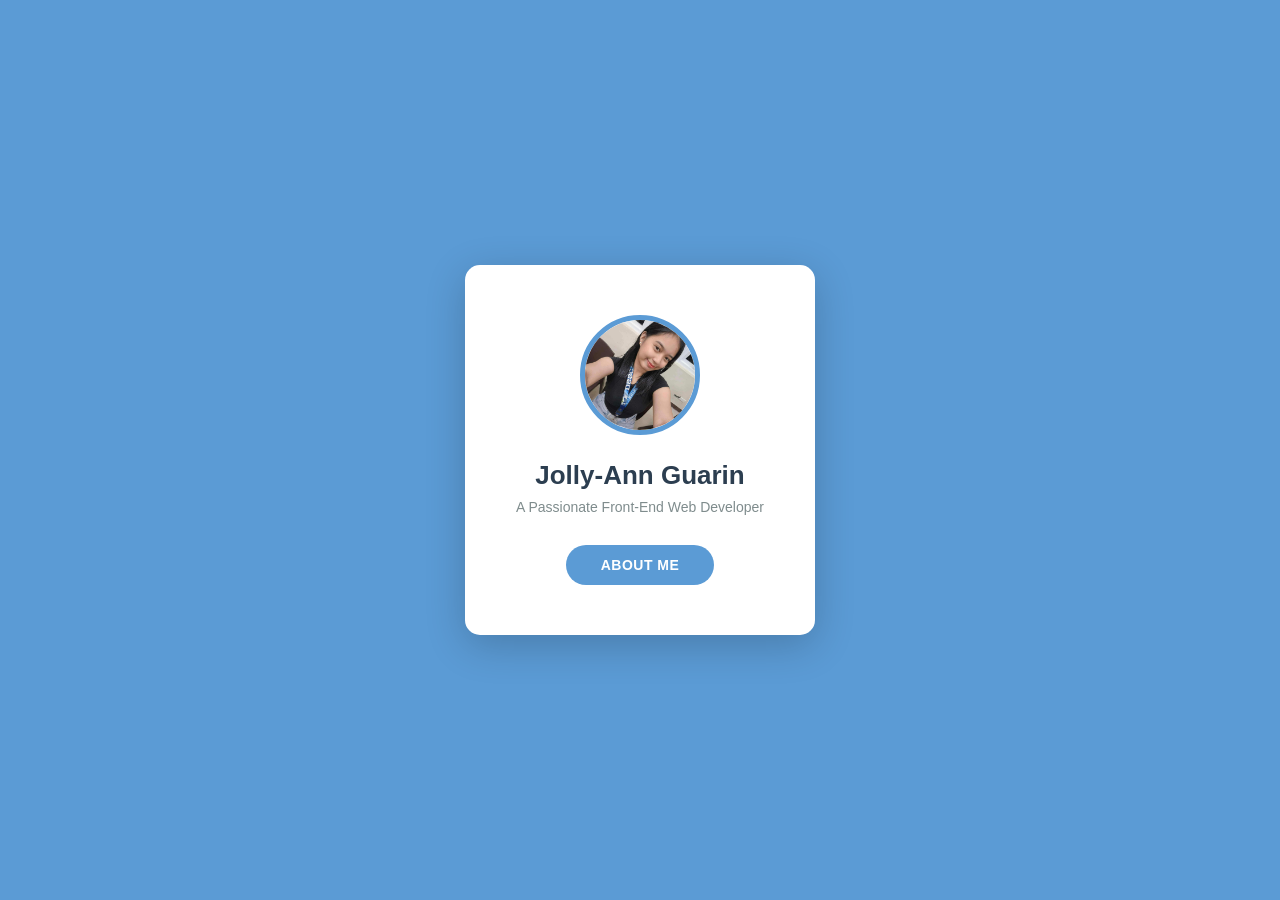
<file: projects/1/index.html>
<!DOCTYPE html>
<html lang="en">
<head>
    <meta charset="UTF-8">
    <meta name="viewport" content="width=device-width, initial-scale=1.0">
    <title>My Website</title>
    <link rel="stylesheet" href="style.css">
</head>
<body>
    <div class="profile">
        <div class="about-image">
            <div class="image-wrapper">
                <img src="pic1.jpg" alt="Jolly-Ann Guarin">
                <div class="image-border"></div>
             </div>
         </div>
        <h1>Jolly-Ann Guarin</h1>
        <p>A Passionate Front-End Web Developer</p>
       <button id="btn-AboutMe">ABOUT ME</button>
       <div id="div-AboutMe"class="hide">
        <p>It's a prank</p>

       </div>
    </div>
 
    <script src="script.js"></script>
</body>
</html>
</file>
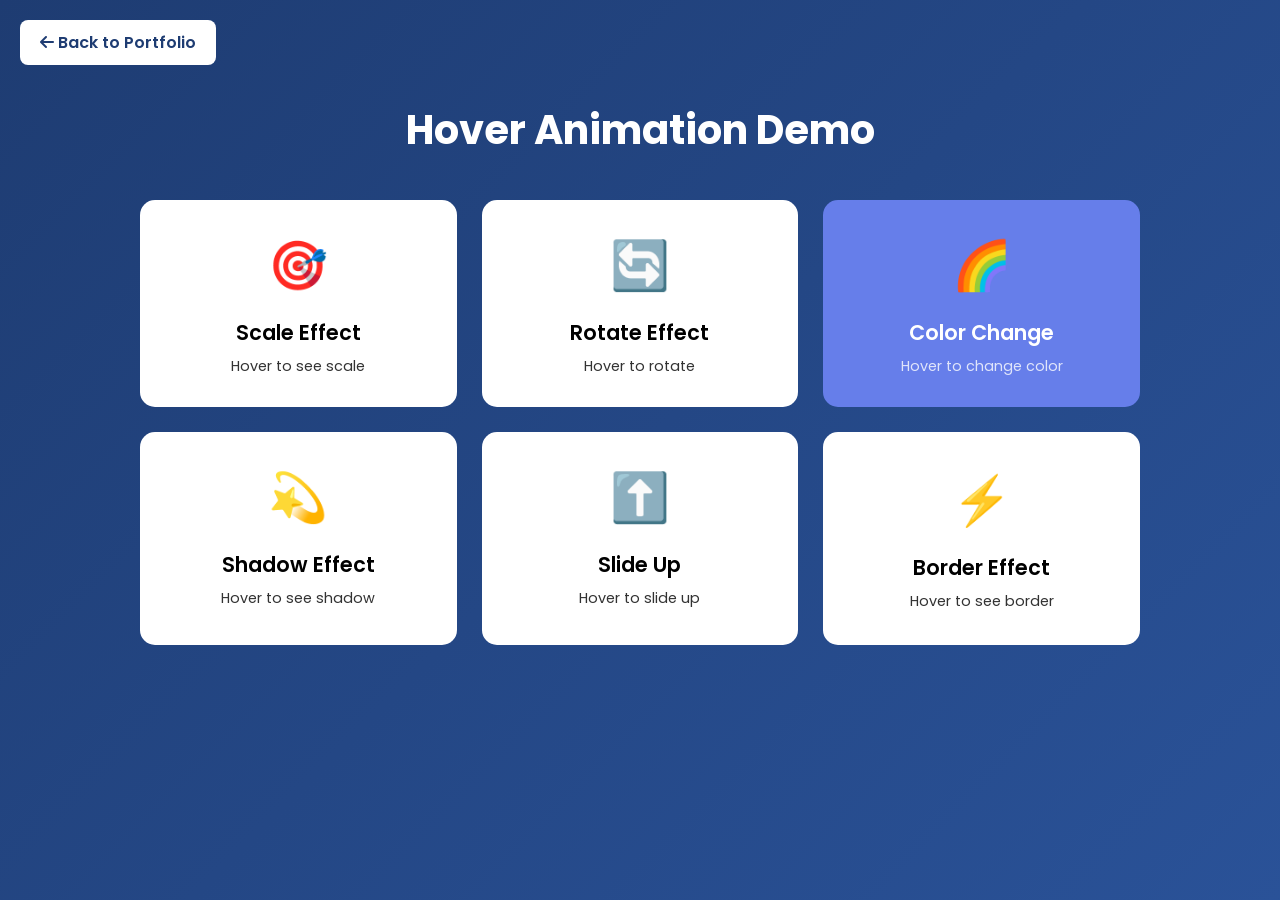
<file: projects/hover-animation.html>
<!DOCTYPE html>
<html lang="en">
<head>
    <meta charset="UTF-8">
    <meta name="viewport" content="width=device-width, initial-scale=1.0">
    <title>Hover Animation - Demo</title>
    <link href="https://fonts.googleapis.com/css2?family=Poppins:wght@300;400;500;600;700&display=swap" rel="stylesheet">
    <link rel="stylesheet" href="https://cdnjs.cloudflare.com/ajax/libs/font-awesome/6.4.0/css/all.min.css">
    <style>
        * {
            margin: 0;
            padding: 0;
            box-sizing: border-box;
        }

        body {
            font-family: 'Poppins', sans-serif;
            background: linear-gradient(135deg, #1e3c72 0%, #2a5298 100%);
            min-height: 100vh;
            padding: 40px 20px;
        }

        .back-btn {
            position: fixed;
            top: 20px;
            left: 20px;
            background: white;
            color: #1e3c72;
            padding: 10px 20px;
            border-radius: 8px;
            text-decoration: none;
            font-weight: 600;
            z-index: 100;
        }

        .back-btn:hover {
            background: #1e3c72;
            color: white;
        }

        .container {
            max-width: 1000px;
            margin: 60px auto 40px;
        }

        h1 {
            text-align: center;
            color: white;
            margin-bottom: 40px;
            font-size: 2.5rem;
        }

        .cards-grid {
            display: grid;
            grid-template-columns: repeat(auto-fit, minmax(250px, 1fr));
            gap: 25px;
        }

        .hover-card {
            background: white;
            border-radius: 15px;
            padding: 30px;
            text-align: center;
            cursor: pointer;
        }

        /* Card 1 - Scale */
        .card-1:hover {
            transform: scale(1.1);
        }

        /* Card 2 - Rotate */
        .card-2:hover {
            transform: rotate(5deg);
        }

        /* Card 3 - Color Change */
        .card-3 {
            background: #667eea;
            color: white;
        }

        .card-3:hover {
            background: #f5576c;
        }

        /* Card 4 - Shadow */
        .card-4:hover {
            box-shadow: 0 15px 40px rgba(0, 0, 0, 0.4);
        }

        /* Card 5 - Slide Up */
        .card-5:hover {
            transform: translateY(-10px);
        }

        /* Card 6 - Border */
        .card-6 {
            border: 3px solid transparent;
        }

        .card-6:hover {
            border-color: #ffd700;
        }

        .card-icon {
            font-size: 3rem;
            margin-bottom: 15px;
        }

        .card-title {
            font-size: 1.3rem;
            font-weight: 600;
            margin-bottom: 8px;
        }

        .card-description {
            font-size: 0.9rem;
            opacity: 0.8;
        }

        @media (max-width: 768px) {
            h1 { font-size: 2rem; }
            .cards-grid { grid-template-columns: 1fr; }
        }
    </style>
</head>
<body>
    <a href="../index.html#projects" class="back-btn">
        <i class="fas fa-arrow-left"></i> Back to Portfolio
    </a>

    <div class="container">
        <h1>Hover Animation Demo</h1>

        <div class="cards-grid">
            <div class="hover-card card-1">
                <div class="card-icon">🎯</div>
                <div class="card-title">Scale Effect</div>
                <div class="card-description">Hover to see scale</div>
            </div>

            <div class="hover-card card-2">
                <div class="card-icon">🔄</div>
                <div class="card-title">Rotate Effect</div>
                <div class="card-description">Hover to rotate</div>
            </div>

            <div class="hover-card card-3">
                <div class="card-icon">🌈</div>
                <div class="card-title">Color Change</div>
                <div class="card-description">Hover to change color</div>
            </div>

            <div class="hover-card card-4">
                <div class="card-icon">💫</div>
                <div class="card-title">Shadow Effect</div>
                <div class="card-description">Hover to see shadow</div>
            </div>

            <div class="hover-card card-5">
                <div class="card-icon">⬆️</div>
                <div class="card-title">Slide Up</div>
                <div class="card-description">Hover to slide up</div>
            </div>

            <div class="hover-card card-6">
                <div class="card-icon">⚡</div>
                <div class="card-title">Border Effect</div>
                <div class="card-description">Hover to see border</div>
            </div>
        </div>
    </div>
</body>
</html>
</file>
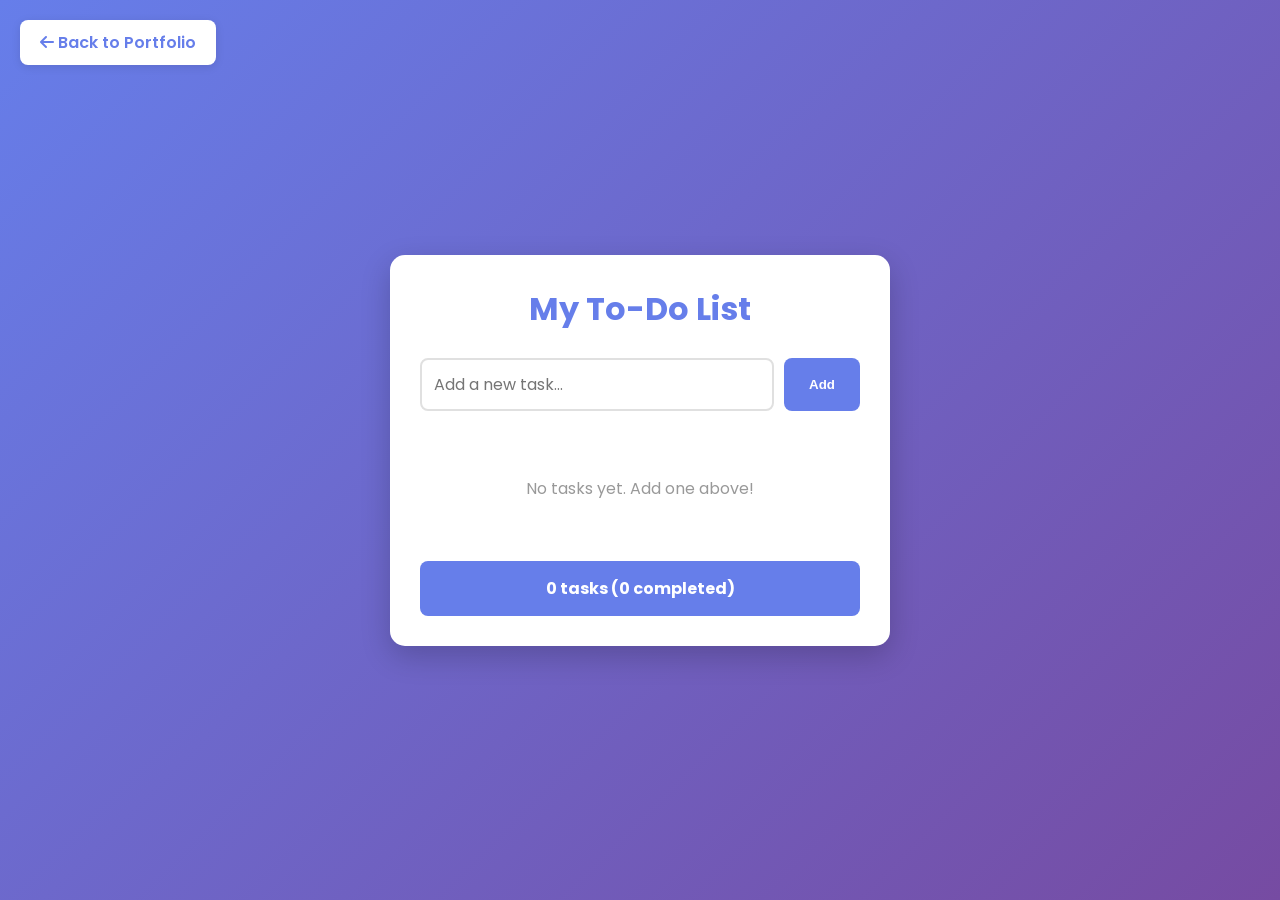
<file: projects/todo-app.html>
<!DOCTYPE html>
<html lang="en">
<head>
    <meta charset="UTF-8">
    <meta name="viewport" content="width=device-width, initial-scale=1.0">
    <title>To-Do List App - Demo</title>
    <link href="https://fonts.googleapis.com/css2?family=Poppins:wght@300;400;500;600;700&display=swap" rel="stylesheet">
    <link rel="stylesheet" href="https://cdnjs.cloudflare.com/ajax/libs/font-awesome/6.4.0/css/all.min.css">
    <style>
        * {
            margin: 0;
            padding: 0;
            box-sizing: border-box;
        }

        body {
            font-family: 'Poppins', sans-serif;
            background: linear-gradient(135deg, #667eea 0%, #764ba2 100%);
            min-height: 100vh;
            display: flex;
            justify-content: center;
            align-items: center;
            padding: 20px;
        }

        .back-btn {
            position: absolute;
            top: 20px;
            left: 20px;
            background: white;
            color: #667eea;
            padding: 10px 20px;
            border-radius: 8px;
            text-decoration: none;
            font-weight: 600;
            box-shadow: 0 2px 10px rgba(0, 0, 0, 0.1);
        }

        .back-btn:hover {
            background: #667eea;
            color: white;
        }

        .container {
            background: white;
            border-radius: 15px;
            box-shadow: 0 10px 30px rgba(0, 0, 0, 0.2);
            max-width: 500px;
            width: 100%;
            padding: 30px;
        }

        h1 {
            text-align: center;
            color: #667eea;
            margin-bottom: 25px;
            font-size: 2rem;
        }

        .input-container {
            display: flex;
            gap: 10px;
            margin-bottom: 25px;
        }

        #taskInput {
            flex: 1;
            padding: 12px;
            border: 2px solid #e0e0e0;
            border-radius: 8px;
            font-size: 16px;
            font-family: 'Poppins', sans-serif;
        }

        #taskInput:focus {
            outline: none;
            border-color: #667eea;
        }

        #addBtn {
            padding: 12px 25px;
            background: #667eea;
            color: white;
            border: none;
            border-radius: 8px;
            cursor: pointer;
            font-weight: 600;
        }

        #addBtn:hover {
            background: #5568d3;
        }

        .filter-buttons {
            display: flex;
            gap: 10px;
            margin-bottom: 20px;
            justify-content: center;
        }

        .filter-btn {
            padding: 8px 20px;
            border: 2px solid #667eea;
            background: white;
            color: #667eea;
            border-radius: 20px;
            cursor: pointer;
            font-weight: 500;
            transition: all 0.3s ease;
        }

        .filter-btn.active,
        .filter-btn:hover {
            background: #667eea;
            color: white;
        }

        #taskList {
            list-style: none;
        }

        .task-item {
            background: #f8f9fa;
            padding: 15px;
            border-radius: 10px;
            margin-bottom: 10px;
            display: flex;
            align-items: center;
            gap: 15px;
            transition: all 0.3s ease;
            animation: slideIn 0.3s ease;
        }

        @keyframes slideIn {
            from {
                opacity: 0;
                transform: translateX(-20px);
            }
            to {
                opacity: 1;
                transform: translateX(0);
            }
        }

        .task-item:hover {
            transform: translateX(5px);
            box-shadow: 0 4px 15px rgba(0, 0, 0, 0.1);
        }

        .task-item.completed {
            opacity: 0.6;
        }

        .task-item.completed .task-text {
            text-decoration: line-through;
            color: #999;
        }

        .checkbox {
            width: 20px;
            height: 20px;
            cursor: pointer;
        }

        .task-text {
            flex: 1;
            font-size: 15px;
            color: #333;
        }

        .delete-btn {
            background: #e74c3c;
            color: white;
            border: none;
            padding: 6px 12px;
            border-radius: 5px;
            cursor: pointer;
            font-size: 14px;
        }

        .delete-btn:hover {
            background: #c0392b;
        }

        .stats {
            margin-top: 20px;
            padding: 15px;
            background: #667eea;
            border-radius: 8px;
            color: white;
            text-align: center;
        }

        .empty-state {
            text-align: center;
            padding: 40px;
            color: #999;
        }
    </style>
</head>
<body>
    <a href="../index.html#projects" class="back-btn">
        <i class="fas fa-arrow-left"></i> Back to Portfolio
    </a>

    <div class="container">
        <h1>My To-Do List</h1>
        
        <div class="input-container">
            <input type="text" id="taskInput" placeholder="Add a new task..." />
            <button id="addBtn">Add</button>
        </div>

        <ul id="taskList"></ul>

        <div class="stats">
            <strong id="statsText">0 tasks</strong>
        </div>
    </div>

    <script>
        let tasks = JSON.parse(localStorage.getItem('tasks')) || [];

        const taskInput = document.getElementById('taskInput');
        const addBtn = document.getElementById('addBtn');
        const taskList = document.getElementById('taskList');
        const statsText = document.getElementById('statsText');

        function addTask() {
            const taskText = taskInput.value.trim();
            if (taskText === '') return;

            const task = {
                id: Date.now(),
                text: taskText,
                completed: false
            };

            tasks.push(task);
            saveTasks();
            renderTasks();
            taskInput.value = '';
        }

        function deleteTask(id) {
            tasks = tasks.filter(task => task.id !== id);
            saveTasks();
            renderTasks();
        }

        function toggleTask(id) {
            const task = tasks.find(task => task.id === id);
            if (task) {
                task.completed = !task.completed;
                saveTasks();
                renderTasks();
            }
        }

        function renderTasks() {
            if (tasks.length === 0) {
                taskList.innerHTML = '<div class="empty-state"><p>No tasks yet. Add one above!</p></div>';
            } else {
                taskList.innerHTML = tasks.map(task => `
                    <li class="task-item ${task.completed ? 'completed' : ''}">
                        <input type="checkbox" class="checkbox" 
                               ${task.completed ? 'checked' : ''} 
                               onchange="toggleTask(${task.id})">
                        <span class="task-text">${task.text}</span>
                        <button class="delete-btn" onclick="deleteTask(${task.id})">Delete</button>
                    </li>
                `).join('');
            }
            updateStats();
        }

        function updateStats() {
            const total = tasks.length;
            const completed = tasks.filter(task => task.completed).length;
            statsText.textContent = `${total} task${total !== 1 ? 's' : ''} (${completed} completed)`;
        }

        function saveTasks() {
            localStorage.setItem('tasks', JSON.stringify(tasks));
        }

        addBtn.addEventListener('click', addTask);
        taskInput.addEventListener('keypress', (e) => {
            if (e.key === 'Enter') addTask();
        });

        renderTasks();
    </script>
</body>
</html>
</file>
<file: projects/1/style.css>
* {
    margin: 0;
    padding: 0;
    box-sizing: border-box;
}

body {
    font-family: 'Segoe UI', Tahoma, Geneva, Verdana, sans-serif;
    background: #5b9bd5;
    display: flex;
    justify-content: center;
    align-items: center;
    min-height: 100vh;
    margin: 0;
    padding: 20px;
}

.profile {
    background: white;
    color: #333;
    border-radius: 15px;
    padding: 50px 40px;
    box-shadow: 0 10px 40px rgba(0, 0, 0, 0.2);
    text-align: center;
    max-width: 350px;
    width: 100%;
}

.about-image {
    margin-bottom: 25px;
}

.image-wrapper {
    position: relative;
    width: 120px;
    height: 120px;
    margin: 0 auto;
}

.image-wrapper img {
    width: 100%;
    height: 100%;
    border-radius: 50%;
    object-fit: cover;
    border: 5px solid #5b9bd5;
}

.image-border {
    display: none;
}

.profile h1 {
    font-size: 26px;
    margin: 0 0 8px 0;
    color: #2c3e50;
    font-weight: 600;
}

.profile p {
    color: #7f8c8d;
    font-size: 14px;
    margin-bottom: 25px;
}

#btn-AboutMe {
    background: #5b9bd5;
    color: white;
    border: none;
    border-radius: 25px;
    cursor: pointer;
    font-size: 14px;
    font-weight: 600;
    margin-top: 5px;
    padding: 12px 35px;
    transition: all 0.3s ease;
    text-transform: uppercase;
    letter-spacing: 0.5px;
}

#btn-AboutMe:hover {
    background: #27ae60;
    transform: translateY(-2px);
    box-shadow: 0 4px 15px rgba(0, 0, 0, 0.3);
}

#btn-AboutMe:active {
    transform: scale(0.98);
}

#div-AboutMe {
    margin-top: 20px;
    padding: 10px;
    animation: slideDown 0.3s ease;
}

@keyframes slideDown {
    from {
        opacity: 0;
        transform: translateY(-10px);
    }
    to {
        opacity: 1;
        transform: translateY(0);
    }
}

#div-AboutMe p {
    color: #2c3e50;
    font-size: 14px;
    line-height: 1.6;
    margin: 0;
    font-style: italic;
}

.hide {
    display: none;
}

/* Responsive Design */
@media (max-width: 480px) {
    .profile {
        padding: 40px 30px;
        max-width: 300px;
    }
    
    .image-wrapper {
        width: 100px;
        height: 100px;
    }
    
    .profile h1 {
        font-size: 22px;
    }
    
    .profile p {
        font-size: 13px;
    }
    
    #btn-AboutMe {
        font-size: 13px;
        padding: 10px 30px;
    }
}
</file>
